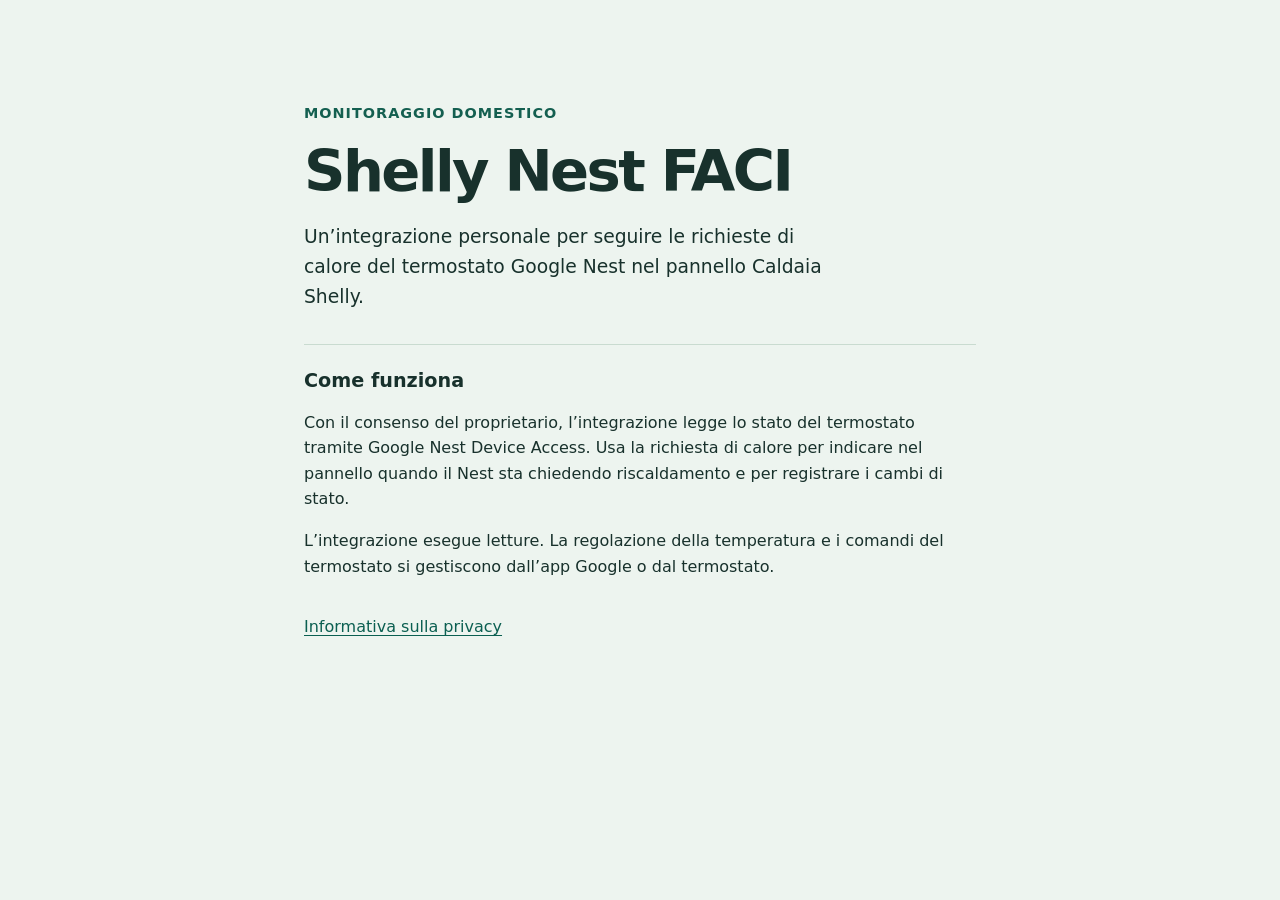
<file: index.html>
<!doctype html>
<html lang="it">
<head>
  <meta charset="utf-8">
  <meta name="viewport" content="width=device-width, initial-scale=1">
  <meta name="description" content="Shelly Nest FACI è un’integrazione personale per monitorare le richieste di calore di un termostato Google Nest.">
  <title>Shelly Nest FACI</title>
  <link rel="stylesheet" href="stile.css">
</head>
<body>
  <main>
    <p class="tipo">Monitoraggio domestico</p>
    <h1>Shelly Nest FACI</h1>
    <p class="introduzione">Un’integrazione personale per seguire le richieste di calore del termostato Google Nest nel pannello Caldaia Shelly.</p>
    <section aria-labelledby="uso">
      <h2 id="uso">Come funziona</h2>
      <p>Con il consenso del proprietario, l’integrazione legge lo stato del termostato tramite Google Nest Device Access. Usa la richiesta di calore per indicare nel pannello quando il Nest sta chiedendo riscaldamento e per registrare i cambi di stato.</p>
      <p>L’integrazione esegue letture. La regolazione della temperatura e i comandi del termostato si gestiscono dall’app Google o dal termostato.</p>
    </section>
    <footer><a href="privacy.html">Informativa sulla privacy</a></footer>
  </main>
</body>
</html>
</file>
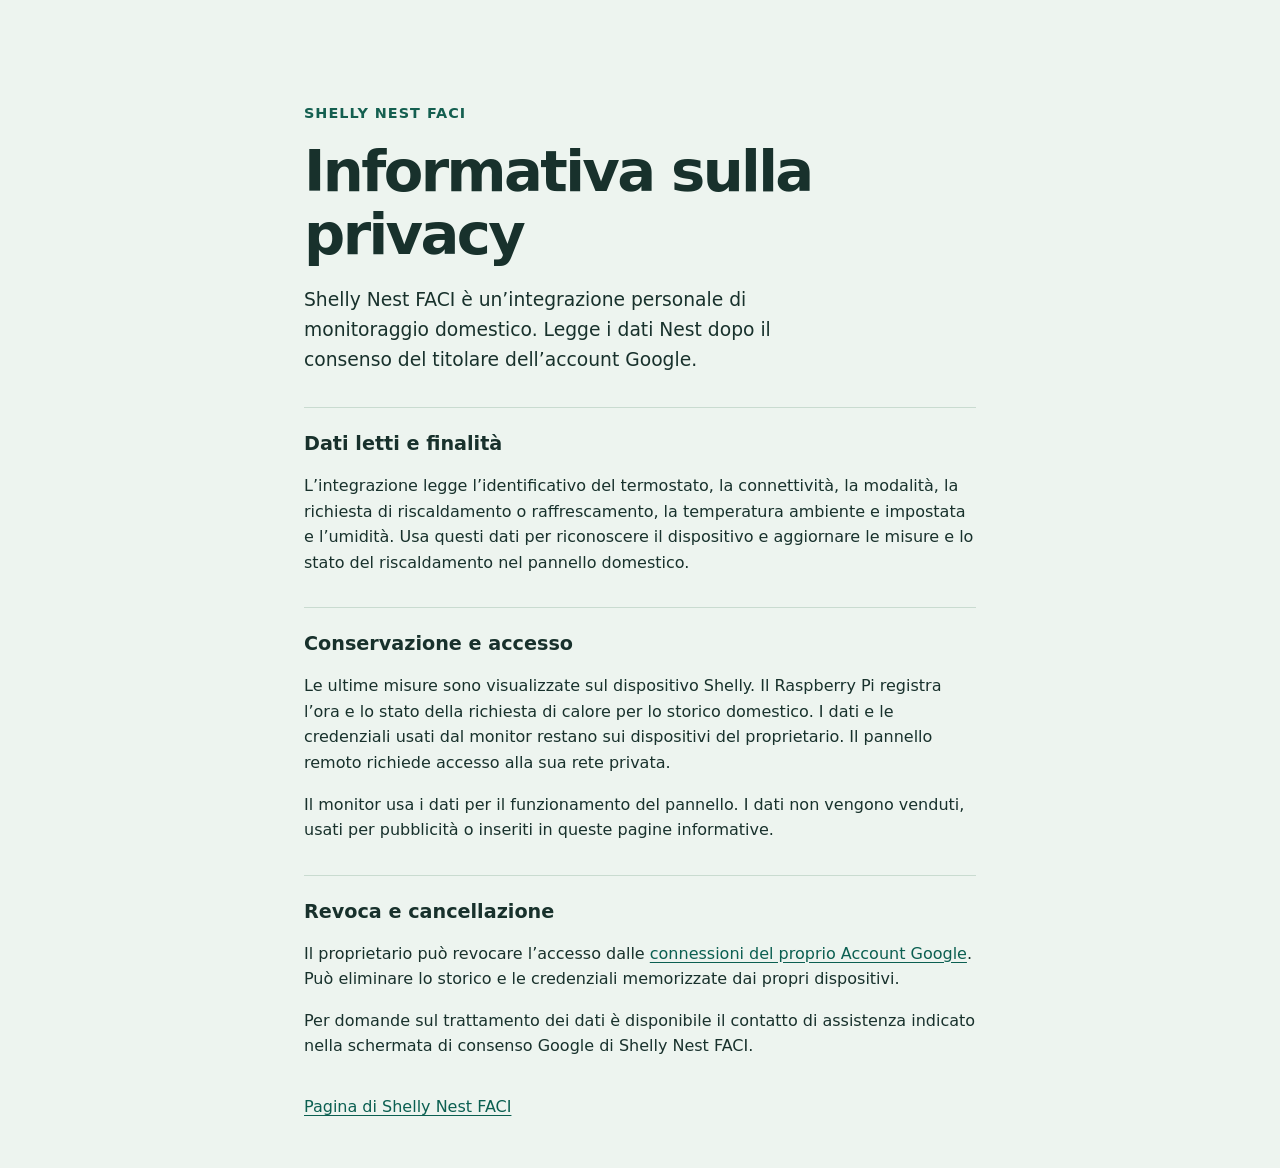
<file: privacy.html>
<!doctype html>
<html lang="it">
<head>
  <meta charset="utf-8">
  <meta name="viewport" content="width=device-width, initial-scale=1">
  <meta name="description" content="Come Shelly Nest FACI usa i dati del termostato Google Nest.">
  <title>Informativa sulla privacy · Shelly Nest FACI</title>
  <link rel="stylesheet" href="stile.css">
</head>
<body>
  <main>
    <p class="tipo">Shelly Nest FACI</p>
    <h1>Informativa sulla privacy</h1>
    <p class="introduzione">Shelly Nest FACI è un’integrazione personale di monitoraggio domestico. Legge i dati Nest dopo il consenso del titolare dell’account Google.</p>
    <section aria-labelledby="dati">
      <h2 id="dati">Dati letti e finalità</h2>
      <p>L’integrazione legge l’identificativo del termostato, la connettività, la modalità, la richiesta di riscaldamento o raffrescamento, la temperatura ambiente e impostata e l’umidità. Usa questi dati per riconoscere il dispositivo e aggiornare le misure e lo stato del riscaldamento nel pannello domestico.</p>
    </section>
    <section aria-labelledby="memoria">
      <h2 id="memoria">Conservazione e accesso</h2>
      <p>Le ultime misure sono visualizzate sul dispositivo Shelly. Il Raspberry Pi registra l’ora e lo stato della richiesta di calore per lo storico domestico. I dati e le credenziali usati dal monitor restano sui dispositivi del proprietario. Il pannello remoto richiede accesso alla sua rete privata.</p>
      <p>Il monitor usa i dati per il funzionamento del pannello. I dati non vengono venduti, usati per pubblicità o inseriti in queste pagine informative.</p>
    </section>
    <section aria-labelledby="revoca">
      <h2 id="revoca">Revoca e cancellazione</h2>
      <p>Il proprietario può revocare l’accesso dalle <a href="https://myaccount.google.com/connections">connessioni del proprio Account Google</a>. Può eliminare lo storico e le credenziali memorizzate dai propri dispositivi.</p>
      <p>Per domande sul trattamento dei dati è disponibile il contatto di assistenza indicato nella schermata di consenso Google di Shelly Nest FACI.</p>
    </section>
    <footer><a href="./">Pagina di Shelly Nest FACI</a></footer>
  </main>
</body>
</html>
</file>
<file: stile.css>
:root {
  color-scheme: light;
  font-family: system-ui, sans-serif;
  color: #18312c;
  background: #edf4ef;
  line-height: 1.6;
}
body { margin: 0; }
main { max-width: 42rem; margin: 0 auto; padding: clamp(2.5rem, 8vw, 5.5rem) 1.4rem 3rem; }
.tipo { color: #145f50; font-weight: 700; font-size: .9rem; letter-spacing: .07em; text-transform: uppercase; }
h1 { margin: .3rem 0 1rem; font-size: clamp(2.1rem, 7vw, 3.6rem); letter-spacing: -.045em; line-height: 1.1; }
h2 { font-size: 1.2rem; line-height: 1.3; }
.introduzione { font-size: 1.17rem; max-width: 33rem; }
section { border-top: 1px solid #c9dbd0; margin-top: 2rem; padding-top: .5rem; }
footer { margin-top: 2.2rem; }
a { color: #0b5f51; text-underline-offset: .18em; }
a:focus-visible { outline: 2px solid #145f50; outline-offset: 4px; }
</file>
